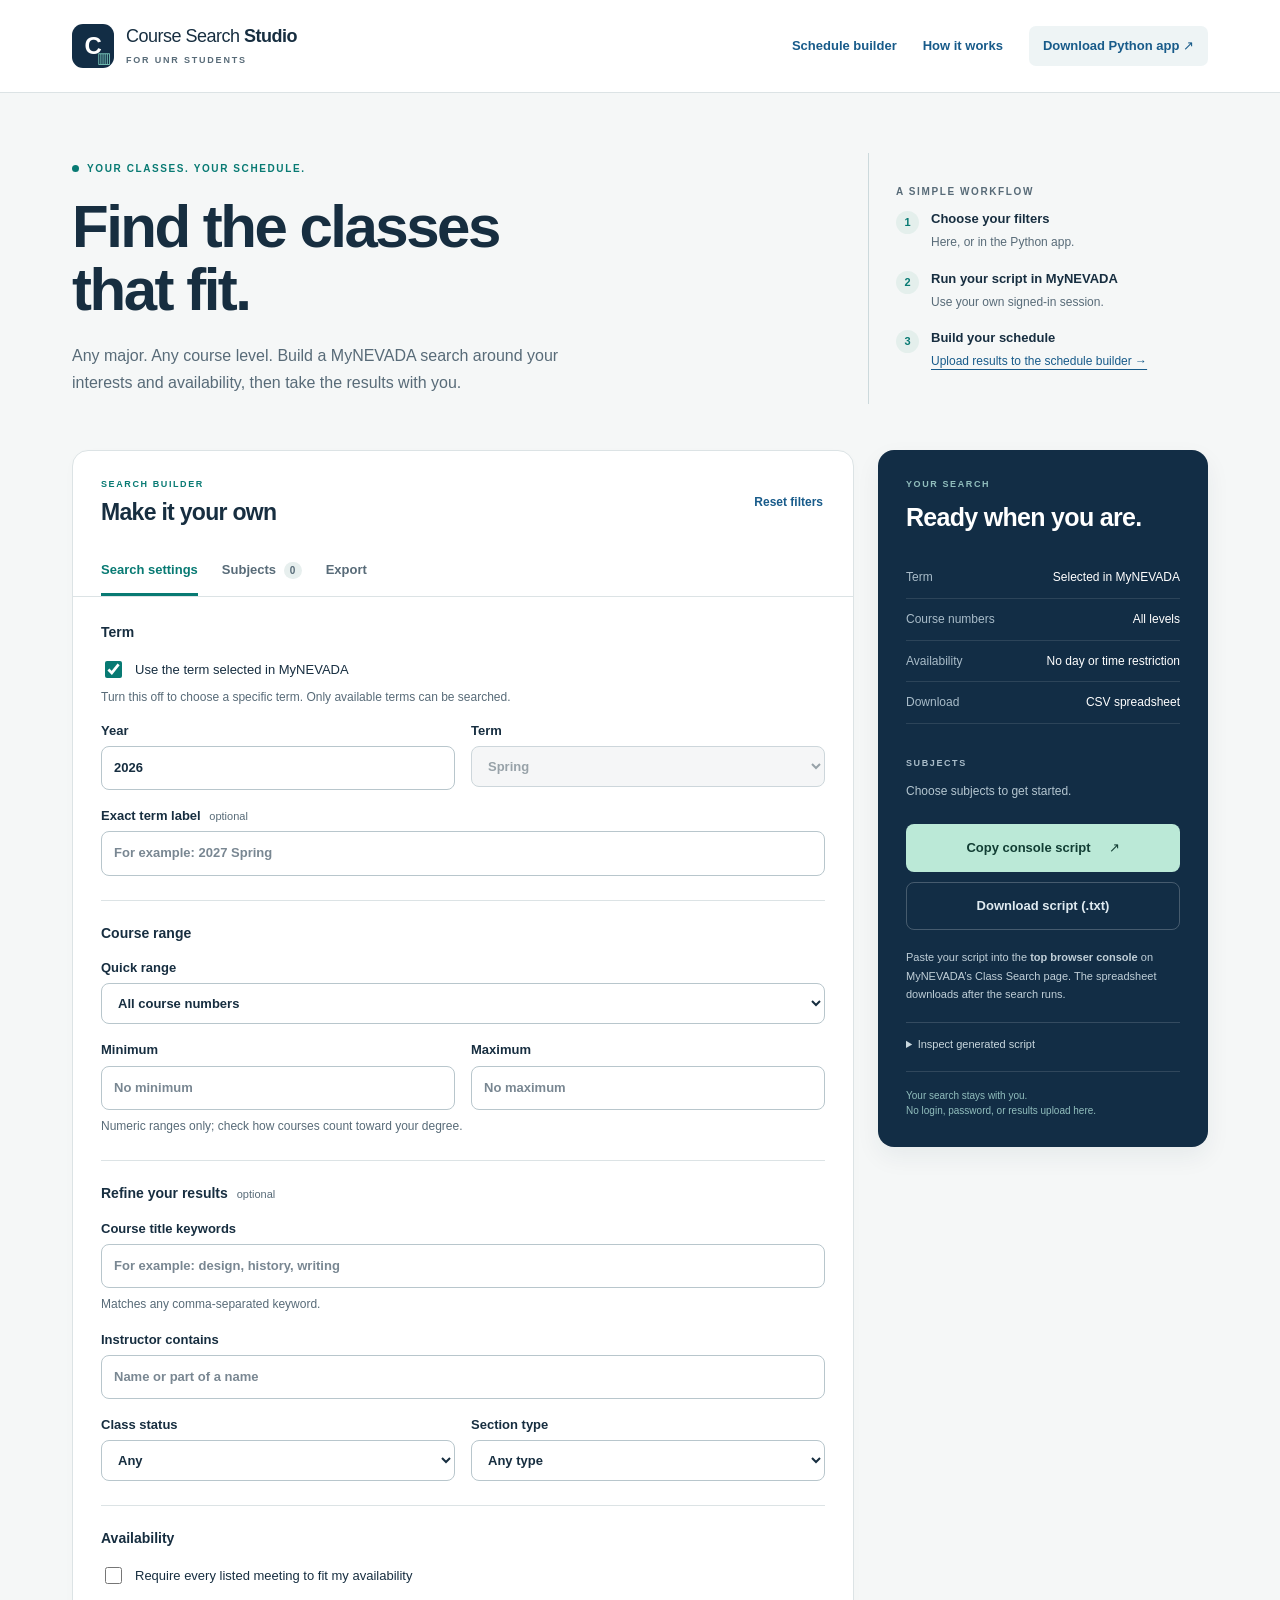
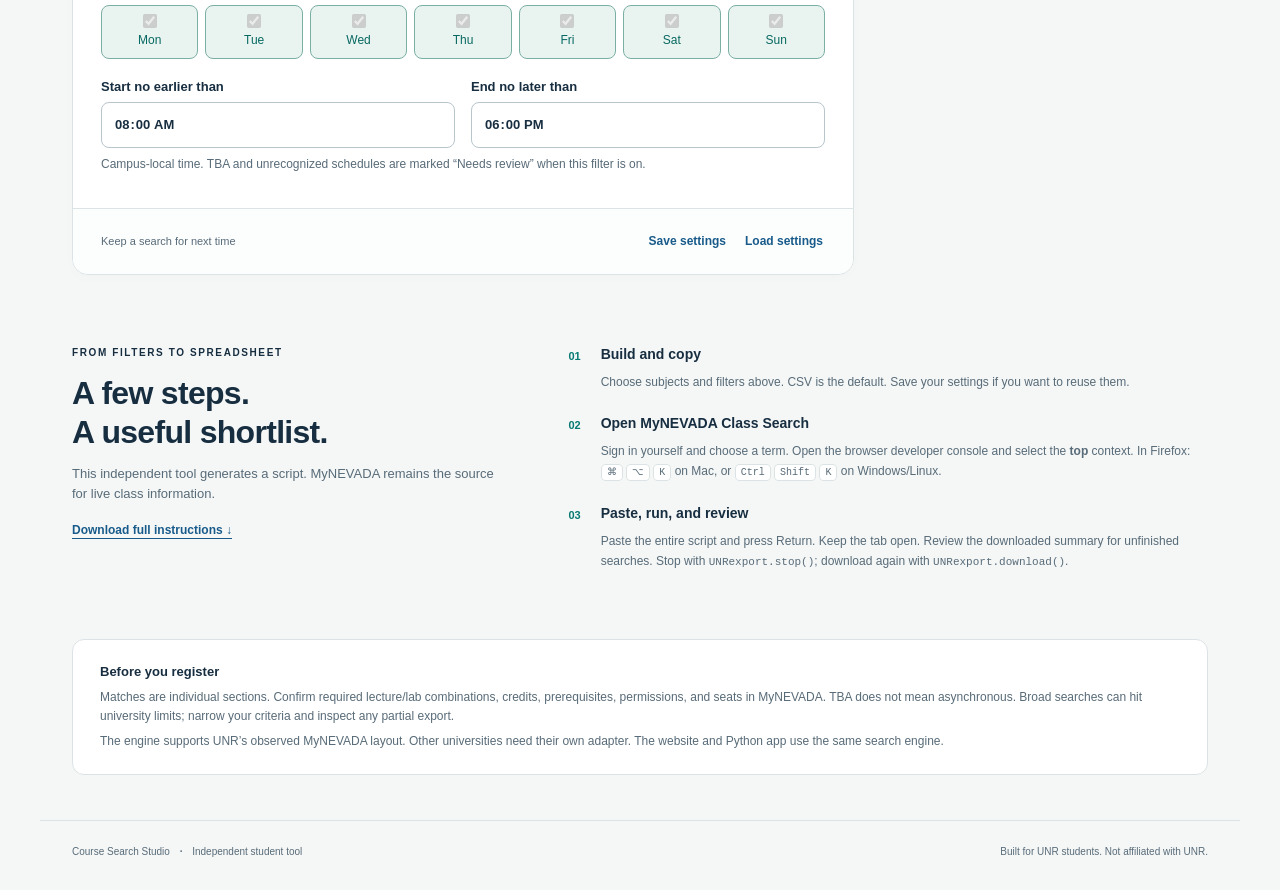
<file: docs/index.html>
<!doctype html>
<html lang="en">
<head>
  <meta charset="utf-8"><meta name="viewport" content="width=device-width, initial-scale=1">
  <title>Course Search Studio · UNR</title>
  <meta name="description" content="Build a custom MyNEVADA search script for any UNR major. Filter courses around your schedule and export a readable CSV.">
  <link rel="stylesheet" href="./assets/styles.css">
  <script defer src="./assets/core.js"></script><script defer src="./assets/app.js"></script>
</head>
<body>
<a class="skip" href="#builder">Skip to search builder</a>
<header class="site-header"><div class="shell header-inner">
  <a class="brand" href="./"><span class="brand-icon" aria-hidden="true">C<span>▥</span></span><span>Course Search <b>Studio</b><small>FOR UNR STUDENTS</small></span></a>
  <nav aria-label="Main navigation"><a href="./schedule.html">Schedule builder</a><a href="#how-it-works">How it works</a><a class="nav-download" href="./downloads/UNR_Course_Script_Builder.py" download>Download Python app <span aria-hidden="true">↗</span></a></nav>
</div></header>
<main class="shell">
  <section class="intro">
    <div><p class="eyebrow"><span class="dot"></span> YOUR CLASSES. YOUR SCHEDULE.</p><h1>Find the classes<br>that fit.</h1><p class="lede">Any major. Any course level. Build a MyNEVADA search around your interests and availability, then take the results with you.</p></div>
    <aside class="intro-note"><span class="small-label">A SIMPLE WORKFLOW</span><ol><li><b>Choose your filters</b><span>Here, or in the Python app.</span></li><li><b>Run your script in MyNEVADA</b><span>Use your own signed-in session.</span></li><li><b>Build your schedule</b><span><a href="./schedule.html">Upload results to the schedule builder →</a></span></li></ol></aside>
  </section>
  <section id="builder" class="workspace" aria-label="Course search builder">
    <div class="editor">
      <div class="editor-heading"><div><p class="small-label">SEARCH BUILDER</p><h2>Make it your own</h2></div><button class="text-button" id="reset" type="button">Reset filters</button></div>
      <div class="tabs" role="tablist" aria-label="Search configuration">
        <button id="tab-search" role="tab" aria-selected="true" aria-controls="panel-search" tabindex="0">Search settings</button>
        <button id="tab-subjects" role="tab" aria-selected="false" aria-controls="panel-subjects" tabindex="-1">Subjects <span class="count" id="subject-badge">0</span></button>
        <button id="tab-export" role="tab" aria-selected="false" aria-controls="panel-export" tabindex="-1">Export</button>
      </div>
      <form id="settings-form" novalidate>
        <section id="panel-search" class="panel" role="tabpanel" aria-labelledby="tab-search">
          <fieldset><legend>Term</legend><label class="check-line"><input id="useCurrentTerm" type="checkbox" checked> Use the term selected in MyNEVADA</label><p class="hint">Turn this off to choose a specific term. Only available terms can be searched.</p>
            <div class="field-row" id="term-fields"><label>Year<input id="year" type="number" min="2000" max="2099" inputmode="numeric"></label><label>Term<select id="season"><option>Spring</option><option>Summer</option><option>Fall</option><option>Winter</option></select></label></div>
            <label class="spaced">Exact term label <span class="optional">optional</span><input id="termOverride" type="text" placeholder="For example: 2027 Spring" maxlength="100"></label>
          </fieldset>
          <fieldset><legend>Course range</legend><label>Quick range<select id="level"><option value="all">All course numbers</option><option value="lower">100–299</option><option value="upper">300–499</option><option value="graduate">600–999</option><option value="custom">Custom range</option></select></label><div class="field-row spaced"><label>Minimum<input id="minimumCourseNumber" inputmode="numeric" placeholder="No minimum"></label><label>Maximum<input id="maximumCourseNumber" inputmode="numeric" placeholder="No maximum"></label></div><p class="hint">Numeric ranges only; check how courses count toward your degree.</p></fieldset>
          <fieldset><legend>Refine your results <span class="optional">optional</span></legend>
            <label>Course title keywords<input id="keywords" placeholder="For example: design, history, writing"><span class="hint">Matches any comma-separated keyword.</span></label>
            <label class="spaced">Instructor contains<input id="instructor" placeholder="Name or part of a name"></label>
            <div class="field-row spaced"><label>Class status<select id="status"><option>Any</option><option>Open</option><option>Closed</option><option>Waitlist</option></select></label><label>Section type<select id="component"><option value="">Any type</option><option value="LEC">Lecture (LEC)</option><option value="LAB">Lab (LAB)</option><option value="DIS">Discussion (DIS)</option><option value="SEM">Seminar (SEM)</option><option value="IND">Independent study (IND)</option><option value="FLD">Field study (FLD)</option><option value="PRA">Practicum (PRA)</option></select></label></div>
          </fieldset>
          <fieldset><legend>Availability</legend><label class="check-line"><input id="filterSchedule" type="checkbox"> Require every listed meeting to fit my availability</label><div id="availability-fields"><div id="days" class="days" aria-label="Allowed meeting days"></div><div class="field-row"><label>Start no earlier than<input id="start" type="time" value="08:00"></label><label>End no later than<input id="end" type="time" value="18:00"></label></div></div><p class="hint">Campus-local time. TBA and unrecognized schedules are marked “Needs review” when this filter is on.</p></fieldset>
        </section>
        <section id="panel-subjects" class="panel" role="tabpanel" aria-labelledby="tab-subjects" hidden>
          <h3>Explore across majors</h3><p class="hint">Choose from common subjects, or enter any other MyNEVADA subject code. This is a starter list, not a list of live offerings.</p>
          <label class="spaced">Find a subject<input id="subject-filter" type="search" placeholder="Search by name or code" autocomplete="off"></label>
          <div class="subject-tools"><button class="text-button" id="select-shown" type="button">Select shown</button><button class="text-button" id="clear-subjects" type="button">Clear selections</button><span id="subject-count" class="hint">0 selected</span></div>
          <div id="subjects" class="subject-grid"></div><p id="no-subjects" class="hint" hidden>No suggestions match. Add the subject code below.</p>
          <label class="spaced">Additional subject codes<input id="customSubjects" placeholder="For example: NURS, ME, MGT" autocapitalize="characters" spellcheck="false"><span class="hint">Separate codes with commas. Confirm any unfamiliar code in MyNEVADA.</span></label>
        </section>
        <section id="panel-export" class="panel" role="tabpanel" aria-labelledby="tab-export" hidden>
          <h3>A spreadsheet you can actually read</h3><p class="hint">Choose the file that downloads automatically when the browser search finishes.</p>
          <div class="format-options">
            <label class="format-card"><input type="radio" name="outputFormat" value="csv" checked><span><b>CSV <em>RECOMMENDED</em></b><small>Open in Excel, Numbers, or Google Sheets.</small></span><strong>.csv</strong></label>
            <label class="format-card"><input type="radio" name="outputFormat" value="json"><span><b>JSON</b><small>Full raw results, exclusions, and search audit.</small></span><strong>.json</strong></label>
            <label class="format-card"><input type="radio" name="outputFormat" value="tsv"><span><b>TSV</b><small>The same readable table, separated by tabs.</small></span><strong>.tsv</strong></label>
          </div>
          <label class="check-line spaced"><input id="includeReview" type="checkbox" checked> Include needs-review sections in CSV / TSV</label><p class="hint">JSON always keeps all collected data, regardless of this setting.</p>
          <div class="info-note"><b>Clear about what matched.</b><p>CSV and TSV begin with a search summary, then one row per meeting. Columns show the course, section, instructor, days, times, room, status, and review notes. Incomplete searches are labeled <strong>PARTIAL</strong>.</p></div>
          <p class="hint">Need another format later? Run <code>UNRexport.downloadJSON()</code>, <code>UNRexport.downloadCSV()</code>, or <code>UNRexport.downloadTSV()</code> in the same browser tab.</p>
        </section>
      </form>
      <div class="editor-footer"><span>Keep a search for next time</span><div><button class="text-button" id="save-settings" type="button">Save settings</button><button class="text-button" id="load-settings" type="button">Load settings</button><input id="settings-file" type="file" accept=".json,application/json" hidden></div></div>
    </div>
    <aside class="summary" aria-label="Your search summary"><p class="small-label">YOUR SEARCH</p><h2>Ready when you are.</h2><dl><div><dt>Term</dt><dd id="summary-term"></dd></div><div><dt>Course numbers</dt><dd id="summary-level"></dd></div><div><dt>Availability</dt><dd id="summary-time"></dd></div><div><dt>Download</dt><dd id="summary-format"></dd></div></dl>
      <div class="selected"><span class="small-label">SUBJECTS</span><div id="selected-subjects"></div></div>
      <button id="copy-script" class="button primary" type="button">Copy console script <span aria-hidden="true">↗</span></button>
      <button id="download-script" class="button secondary" type="button">Download script (.txt)</button>
      <p class="summary-help">Paste your script into the <b>top browser console</b> on MyNEVADA’s Class Search page. The spreadsheet downloads after the search runs.</p>
      <details id="preview-details"><summary>Inspect generated script</summary><label class="sr-only" for="script-preview">Generated JavaScript</label><textarea id="script-preview" readonly spellcheck="false" placeholder="Select subjects, then open this preview."></textarea></details>
      <p id="message" role="status" aria-live="polite"></p>
      <p class="privacy">Your search stays with you.<br>No login, password, or results upload here.</p>
    </aside>
  </section>
  <section id="how-it-works" class="how"><div><p class="small-label">FROM FILTERS TO SPREADSHEET</p><h2>A few steps.<br>A useful shortlist.</h2><p>This independent tool generates a script. MyNEVADA remains the source for live class information.</p><a href="./downloads/INSTRUCTIONS.txt" download>Download full instructions <span aria-hidden="true">↓</span></a></div>
    <div class="how-steps"><article><span>01</span><div><h3>Build and copy</h3><p>Choose subjects and filters above. CSV is the default. Save your settings if you want to reuse them.</p></div></article><article><span>02</span><div><h3>Open MyNEVADA Class Search</h3><p>Sign in yourself and choose a term. Open the browser developer console and select the <b>top</b> context. In Firefox: <kbd>⌘</kbd> <kbd>⌥</kbd> <kbd>K</kbd> on Mac, or <kbd>Ctrl</kbd> <kbd>Shift</kbd> <kbd>K</kbd> on Windows/Linux.</p></div></article><article><span>03</span><div><h3>Paste, run, and review</h3><p>Paste the entire script and press Return. Keep the tab open. Review the downloaded summary for unfinished searches. Stop with <code>UNRexport.stop()</code>; download again with <code>UNRexport.download()</code>.</p></div></article></div>
  </section>
  <section class="limits"><h3>Before you register</h3><p>Matches are individual sections. Confirm required lecture/lab combinations, credits, prerequisites, permissions, and seats in MyNEVADA. TBA does not mean asynchronous. Broad searches can hit university limits; narrow your criteria and inspect any partial export.</p><p>The engine supports UNR’s observed MyNEVADA layout. Other universities need their own adapter. The website and Python app use the same search engine.</p></section>
</main>
<footer class="shell"><span>Course Search Studio <b>·</b> Independent student tool</span><span>Built for UNR students. Not affiliated with UNR.</span></footer>
</body></html>
</file>
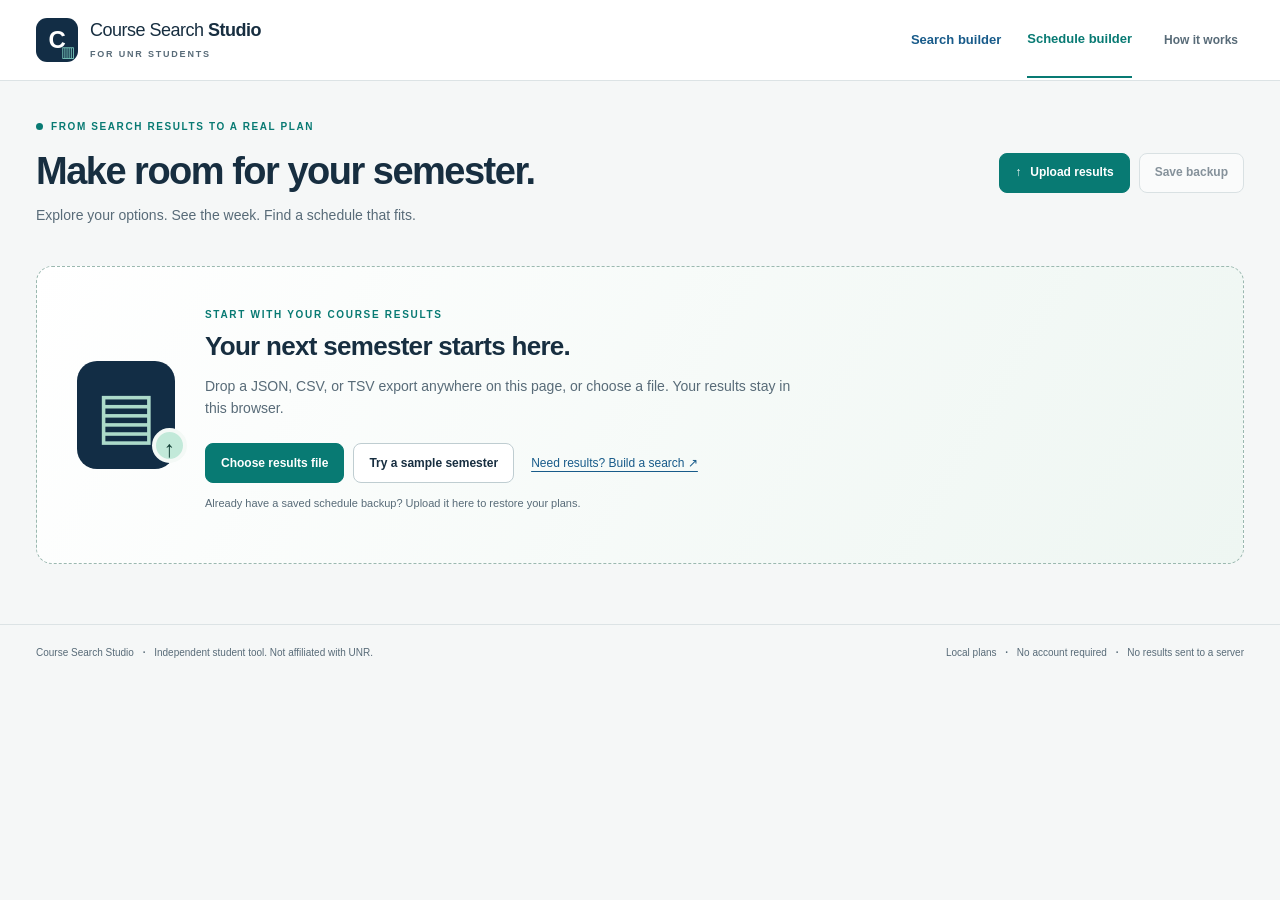
<file: docs/schedule.html>
<!doctype html>
<html lang="en">
<head>
<meta charset="utf-8"><meta name="viewport" content="width=device-width, initial-scale=1">
<title>Schedule Builder · Course Search Studio</title>
<meta name="description" content="Upload MyNEVADA course results, compare sections, check conflicts, and build your UNR class schedule. Private, browser-local planning.">
<link rel="stylesheet" href="./assets/styles.css"><link rel="stylesheet" href="./assets/schedule.css">
<script defer src="./assets/schedule-engine.js"></script><script defer src="./assets/schedule.js"></script>
</head>
<body class="schedule-page">
<a class="skip" href="#planner">Skip to schedule builder</a>
<header class="site-header"><div class="planner-shell header-inner">
<a class="brand" href="./index.html"><span class="brand-icon" aria-hidden="true">C<span>▥</span></span><span>Course Search <b>Studio</b><small>FOR UNR STUDENTS</small></span></a>
<nav aria-label="Main navigation"><a href="./index.html">Search builder</a><a href="./schedule.html" aria-current="page">Schedule builder</a><button class="help-link" id="help-open">How it works</button></nav>
</div></header>
<main class="planner-shell" id="planner">
<section class="planner-intro"><div><p class="eyebrow"><span class="dot"></span> FROM SEARCH RESULTS TO A REAL PLAN</p><h1>Make room for<br class="mobile-break"> your semester.</h1><p>Explore your options. See the week. Find a schedule that fits.</p></div><div class="intro-actions"><button class="btn primary-btn" id="upload-button"><span aria-hidden="true">↑</span> Upload results</button><button class="btn" id="backup-button">Save backup</button><input type="file" id="upload-file" accept=".json,.csv,.tsv" multiple hidden></div></section>
<div id="message" class="notice" role="status" aria-live="polite" hidden></div>
<div id="download-ready" class="notice" hidden></div>
<div id="storage-warning" class="notice danger" role="alert" hidden></div>
<section id="onboarding" class="start-card">
<div class="upload-symbol" aria-hidden="true">▤<span>↑</span></div><div><p class="small-label">START WITH YOUR COURSE RESULTS</p><h2>Your next semester starts here.</h2><p>Drop a JSON, CSV, or TSV export anywhere on this page, or choose a file. Your results stay in this browser.</p><div class="start-actions"><button class="btn primary-btn" id="start-upload">Choose results file</button><button class="btn" id="demo-button">Try a sample semester</button><a href="./index.html">Need results? Build a search ↗</a></div><p class="small-note">Already have a saved schedule backup? Upload it here to restore your plans.</p></div>
</section>
<div id="workspace" hidden>
<section class="plan-bar" aria-label="Schedule management">
<label class="plan-choice">Current plan<select id="plan-select"></select></label><div class="plan-actions"><button class="btn compact" id="new-plan">+ New plan</button><button class="btn compact" id="duplicate-plan">Duplicate</button><button class="btn compact" id="rename-plan">Rename</button><button class="btn compact" id="compare-plans">Compare</button><button class="icon-btn" id="delete-plan" aria-label="Delete current plan" title="Delete current plan">×</button></div>
<span class="saved-state" id="saved-state">Saved in this browser</span>
</section>
<div class="stats" id="stats"></div>
<div class="planner-grid">
<aside class="catalog-panel" aria-label="Course explorer">
<div class="catalog-heading"><div><p class="small-label">COURSE EXPLORER</p><h2>Find your fit</h2></div><button class="text-button" id="reset-filters">Reset</button></div>
<div class="search-wrap"><label class="sr-only" for="query">Search courses, instructors, or class numbers</label><input type="search" id="query" placeholder="Course, keyword, instructor, class #" autocomplete="off"><span aria-hidden="true">⌕</span></div>
<div class="quick-filters"><label>Subject<select id="subject-filter"><option value="">All subjects</option></select></label><label>Course level<select id="level-filter"><option value="">All levels</option><option value="100:299">100–299</option><option value="300:499">300–499</option><option value="600:699">600–699</option><option value="700:799">700–799</option><option value="800:999">800–999</option></select></label></div>
<details class="filter-details"><summary>More filters <span id="filter-count"></span></summary><div class="filter-body">
<label>Instructor<input id="instructor-filter" type="search" placeholder="Name contains…"></label><div class="quick-filters"><label>Status<select id="status-filter"><option value="">Any status</option><option>Open</option><option>Closed</option><option>Waitlist</option><option>Unknown</option></select></label><label>Component<select id="component-filter"><option value="">All types</option></select></label></div>
<label class="check-line"><input type="checkbox" id="hide-research"> Hide research, thesis &amp; independent study</label><label class="check-line"><input type="checkbox" id="known-only"> Only fully timed sections</label>
<label class="check-line"><input type="checkbox" id="availability-on"> Fit all meetings within my availability</label><div id="availability-fields" hidden><div class="day-picker" id="allowed-days"></div><div class="quick-filters"><label>Earliest start<input id="earliest" type="time" value="08:00"></label><label>Latest finish<input id="latest" type="time" value="18:00"></label></div><p class="small-note">Every meeting must fit. Unknown times are excluded while this filter is on.</p></div>
</div></details>
<div class="filter-toggles"><label class="check-line"><input type="checkbox" id="favorites-only"> Starred courses</label><label class="check-line"><input type="checkbox" id="no-conflicts"> Hide time conflicts</label></div>
<button class="btn combinations-button" id="suggest-schedules">Explore starred-course combinations</button>
<div class="results-toolbar"><span id="result-count" aria-live="polite"></span><label><span class="sr-only">Sort results</span><select id="sort-results"><option value="course">Course number</option><option value="title">Course title</option><option value="time">Earliest start</option></select></label></div>
<div id="results" class="results"></div><button class="btn load-more" id="load-more" hidden>Show more sections</button>
</aside>
<section class="schedule-panel" aria-label="Schedule workspace">
<div class="calendar-card">
<div class="calendar-toolbar"><div><p class="small-label" id="calendar-term">YOUR WEEK</p><h2 id="plan-title">Schedule A</h2></div><div class="view-switch" role="group" aria-label="Calendar view"><button data-view="week" aria-pressed="true">Week</button><button data-view="day" aria-pressed="false">Day</button><button data-view="agenda" aria-pressed="false">Agenda</button></div></div>
<div class="week-toolbar"><div class="date-controls"><button class="icon-btn" id="previous-week" aria-label="Previous week">‹</button><label><span class="sr-only">Calendar date</span><input id="calendar-date" type="date"></label><button class="icon-btn" id="next-week" aria-label="Next week">›</button></div><span id="week-label"></span><label class="check-line weekend-toggle"><input type="checkbox" id="show-weekend"> Weekends</label></div>
<div id="calendar-empty" class="calendar-empty" hidden><span aria-hidden="true">＋</span><b>A little possibility. A lot of room.</b><p>Add sections from the explorer to see your week take shape.</p></div>
<div id="calendar-container" class="calendar-scroll"></div>
<div class="calendar-footer"><span>America/Los_Angeles · campus time</span><button class="text-button" id="add-block">+ Add personal time block</button></div>
</div>
<section class="review-card"><div class="section-title"><h2>Schedule check</h2><label class="buffer-label">Time between meetings<select id="buffer"><option value="0">No buffer</option><option value="10">10 minutes</option><option value="15">15 minutes</option><option value="30">30 minutes</option></select></label></div><div id="review"></div></section>
<section class="selected-card"><div class="section-title"><div><p class="small-label">YOUR SELECTIONS</p><h2>Courses in this plan</h2></div><button class="text-button" id="clear-plan">Clear selections</button></div><div id="selected-courses"></div><div id="personal-blocks"></div></section>
<details class="settings-card"><summary>Plan dates &amp; export</summary><div class="settings-body"><p class="small-note">Optional fallback dates for meetings without dates in the export. Existing section dates take priority.</p><div class="quick-filters"><label>Term starts<input id="term-start" type="date"></label><label>Term ends<input id="term-end" type="date"></label></div><div class="export-actions"><button class="btn" id="export-calendar">Download calendar (.ics)</button><button class="btn" id="export-csv">Download plan CSV</button><button class="btn" id="print-plan">Print / save PDF</button></div><p class="small-note">Calendar downloads include recurring meetings and personal blocks with known dates and times. Check university holidays, breaks, and one-off changes before relying on an imported calendar.</p></div></details>
</section>
</div>
<details class="import-details"><summary>Imported files &amp; coverage <span id="import-count"></span></summary><div id="import-info"></div><p>These are snapshots, not live registration data. Verify seats, credits, prerequisites, permissions, and required component pairings in MyNEVADA. TBA does not necessarily mean online or asynchronous.</p></details>
</div>
</main>
<footer class="planner-shell planner-footer"><span>Course Search Studio <b>·</b> Independent student tool. Not affiliated with UNR.</span><span>Local plans <b>·</b> No account required <b>·</b> No results sent to a server</span></footer>
<div class="drop-overlay" id="drop-overlay" hidden><div><span aria-hidden="true">↑</span><h2>Drop your results here</h2><p>JSON, CSV, TSV, or a saved schedule backup</p></div></div>
<dialog id="modal"><form method="dialog" class="modal-top"><h2 id="modal-title"></h2><button class="icon-btn" aria-label="Close dialog">×</button></form><div id="modal-body"></div></dialog>
<noscript><p class="notice danger">Enable JavaScript to import courses and build a schedule.</p></noscript>
</body></html>
</file>
<file: docs/assets/styles.css>
:root{--navy:#122d45;--ink:#172e40;--muted:#586b78;--line:#dce3e5;--blue:#185b8a;--accent:#087a73;--paper:#f5f7f7;--white:#fff;--radius:16px;font-family:Inter,-apple-system,BlinkMacSystemFont,"Segoe UI",sans-serif;color:var(--ink);background:var(--paper);font-synthesis:none}*{box-sizing:border-box}body{margin:0;font-size:15px;line-height:1.55}button,input,select,textarea{font:inherit}button,a,input,select,summary{touch-action:manipulation}button{cursor:pointer}a{color:var(--blue);text-underline-offset:4px}button:focus-visible,a:focus-visible,input:focus-visible,select:focus-visible,textarea:focus-visible,summary:focus-visible{outline:3px solid #d9a63a;outline-offset:3px}button,input,select,textarea{border-radius:8px}input[type=checkbox],input[type=radio]{accent-color:var(--accent);width:17px;height:17px;flex-shrink:0}input:not([type=checkbox]):not([type=radio]),select,textarea{width:100%;border:1px solid #b8c6cc;background:#fff;color:var(--ink);padding:11px 12px;min-width:0}input:disabled,select:disabled{background:#f1f3f4;color:#6d7c85}input::placeholder,textarea::placeholder{color:#798792}label{display:block;font-size:13px;font-weight:600}label input:not([type=checkbox]):not([type=radio]),label select{display:block;margin-top:5px}.shell{max-width:1200px;margin:auto;padding:0 32px}.site-header{background:white;border-bottom:1px solid var(--line)}.header-inner{min-height:92px;display:flex;justify-content:space-between;align-items:center;gap:20px}.brand{display:flex;align-items:center;gap:12px;color:var(--ink);text-decoration:none;font-size:18px;letter-spacing:-.5px;line-height:1.2}.brand small{display:block;font-size:9px;font-weight:700;letter-spacing:1.8px;color:var(--muted);margin-top:7px}.brand-icon{display:grid;place-content:center;background:var(--navy);color:white;width:42px;height:44px;border-radius:11px;font-weight:800;font-size:24px;position:relative}.brand-icon span{position:absolute;bottom:1px;right:4px;font-size:15px;color:#81d4c5}.header-inner nav{display:flex;align-items:center;gap:26px;font-size:13px;font-weight:600}.header-inner nav a{text-decoration:none}.nav-download{background:#eef4f5;padding:10px 14px;border-radius:7px}.intro{display:grid;grid-template-columns:1fr 340px;align-items:center;gap:80px;padding:60px 0 46px}.eyebrow,.small-label{font-size:10px;letter-spacing:1.6px;font-weight:800;margin:0 0 14px}.eyebrow{color:var(--accent);display:flex;align-items:center;gap:8px}.dot{width:7px;height:7px;background:var(--accent);border-radius:50%}h1{font-size:clamp(38px,4.7vw,60px);line-height:1.06;letter-spacing:-2.5px;margin:18px 0 20px;font-weight:750}h2{font-size:23px;line-height:1.2;letter-spacing:-.7px;margin:0}h3{font-size:16px;line-height:1.35;margin:0 0 8px}.lede{max-width:530px;color:var(--muted);font-size:16px;line-height:1.7;margin:0}.intro-note{padding:25px 27px;border-left:1px solid #ccd9dc}.intro-note .small-label{color:var(--muted)}.intro-note ol{list-style:none;padding:0;margin:0;counter-reset:steps}.intro-note li{position:relative;padding:8px 0 8px 35px;counter-increment:steps}.intro-note li:before{content:counter(steps);position:absolute;left:0;top:10px;background:#e4efec;width:23px;height:23px;border-radius:50%;display:grid;place-items:center;color:var(--accent);font-size:11px;font-weight:800}.intro-note b{font-size:13px;display:block}.intro-note li span{font-size:12px;color:var(--muted)}.workspace{display:grid;grid-template-columns:minmax(0,1fr) 330px;gap:24px;align-items:start;scroll-margin-top:20px}.editor{background:white;border:1px solid var(--line);border-radius:var(--radius);overflow:hidden;box-shadow:0 3px 14px #12304904}.editor-heading{display:flex;justify-content:space-between;align-items:center;padding:27px 28px 20px}.editor-heading .small-label{color:var(--accent);font-size:9px;margin-bottom:7px}.text-button{border:0;background:transparent;color:var(--blue);padding:7px 2px;font-size:12px;font-weight:650}.text-button:hover{text-decoration:underline}.tabs{display:flex;padding:0 28px;border-bottom:1px solid var(--line);gap:24px}.tabs button{background:none;border:0;border-bottom:3px solid transparent;border-radius:0;padding:13px 0;color:var(--muted);font-weight:600;font-size:13px;white-space:nowrap}.tabs button[aria-selected=true]{border-color:var(--accent);color:var(--accent)}.count{display:inline-flex;background:#e7efee;border-radius:10px;min-width:18px;justify-content:center;font-size:10px;padding:1px 5px;margin-left:4px}.panel{padding:25px 28px 10px}.panel[hidden]{display:none}fieldset{border:0;border-bottom:1px solid var(--line);padding:0 0 24px;margin:0 0 22px;min-width:0}fieldset:last-child{border-bottom:0;margin-bottom:0}legend{font-size:14px;font-weight:750;margin-bottom:14px;padding:0}.check-line{display:flex;align-items:center;gap:10px;font-size:13px;font-weight:500;line-height:1.5}.hint{display:block;font-size:12px;font-weight:400;line-height:1.6;color:var(--muted);margin:7px 0 0}.optional{font-size:11px;font-weight:400;color:var(--muted);margin-left:5px}.field-row{display:grid;grid-template-columns:1fr 1fr;gap:16px;margin-top:14px}.spaced{margin-top:16px}.days{display:flex;gap:7px;margin:18px 0}.days label{cursor:pointer;border:1px solid var(--line);border-radius:8px;flex:1;text-align:center;padding:8px 2px;font-size:12px;font-weight:500}.days label:has(input:checked){background:#e9f3f0;color:#076961;border-color:#7bafa4}.days input{display:block;width:14px;height:14px;margin:0 auto 3px}.subject-tools{display:flex;gap:18px;align-items:center;margin:10px 0}.subject-tools .hint{margin-left:auto;margin-top:0}.subject-grid{display:grid;grid-template-columns:1fr 1fr;gap:8px;max-height:440px;overflow-y:auto;padding:3px}.subject-item{display:flex;gap:8px;align-items:center;border:1px solid var(--line);border-radius:8px;padding:10px;font-weight:400;cursor:pointer;line-height:1.35}.subject-item:has(input:checked){background:#eef6f3;border-color:#7bafa4}.subject-item strong{display:block;font-size:12px}.subject-item small{display:block;font-size:11px;color:var(--muted);margin-top:2px}.editor-footer{display:flex;align-items:center;justify-content:space-between;padding:16px 28px;border-top:1px solid var(--line);background:#fcfdfd;gap:8px;font-size:11px;color:var(--muted)}.editor-footer div{display:flex;gap:15px}.summary{background:var(--navy);color:white;border-radius:var(--radius);padding:28px;position:sticky;top:20px;box-shadow:0 10px 24px #122d4510}.summary>.small-label{color:#91bebd;font-size:9px;margin-bottom:10px}.summary h2{font-size:25px}.summary dl{margin:25px 0}.summary dl div{display:flex;justify-content:space-between;gap:14px;border-bottom:1px solid #ffffff1c;padding:11px 0;font-size:12px}.summary dt{color:#a9bcc9;flex-shrink:0}.summary dd{margin:0;text-align:right;font-weight:500;overflow-wrap:anywhere}.selected>.small-label{font-size:9px;color:#a9bcc9}.selected{margin-bottom:23px}#selected-subjects{display:flex;flex-wrap:wrap;gap:6px;margin-top:10px;max-height:135px;overflow-y:auto}#selected-subjects span{background:#ffffff14;border:1px solid #ffffff1c;font-size:10px;border-radius:5px;padding:4px 7px}#selected-subjects p{font-size:12px;color:#b4c6d0;margin:0}.button{display:flex;justify-content:center;align-items:center;gap:18px;text-decoration:none;width:100%;font-size:13px;font-weight:650;padding:13px;border:1px solid transparent}.primary{background:#bbe9d7;color:#123e34}.primary:hover{background:#d1f1e4}.secondary{background:transparent;color:#e0ebf1;border-color:#ffffff38;margin-top:10px}.secondary:hover{background:#ffffff0c}.summary-help{font-size:11px;color:#c0cfd8;line-height:1.7;margin:18px 0}.summary details{border-top:1px solid #ffffff25;padding-top:13px}.summary details summary{font-size:11px;color:#c9d7de;cursor:pointer}.summary textarea{font-family:ui-monospace,monospace;font-size:10px;height:180px;margin-top:12px;resize:vertical;background:#0d2234;color:#e3edf0;border-color:#355162;white-space:pre}.privacy{font-size:10px;color:#91bebd;border-top:1px solid #ffffff20;padding-top:16px;margin:18px 0 0}.summary #message{font-size:12px;margin:12px 0 0;color:#c6eddc;overflow-wrap:anywhere}.summary #message.error{color:#ffd0b5}.format-options{display:grid;gap:10px;margin-top:20px}.format-card{display:flex;align-items:center;gap:12px;border:1px solid var(--line);border-radius:9px;padding:17px 14px;cursor:pointer}.format-card:has(input:checked){border-color:#71a99c;background:#f0f7f4}.format-card b{font-size:13px}.format-card small{display:block;color:var(--muted);font-weight:400;font-size:11px;margin-top:3px}.format-card>strong{margin-left:auto;color:var(--muted);font-family:ui-monospace,monospace;font-size:12px}.format-card em{font-size:8px;font-style:normal;font-weight:750;letter-spacing:.5px;color:var(--accent);margin-left:7px}.info-note{border-left:3px solid #72a99c;background:#f0f6f4;padding:16px;margin:24px 0;font-size:12px}.info-note p{margin:5px 0 0;color:var(--muted)}code{font-size:11px;overflow-wrap:anywhere}kbd{font-size:10px;border:1px solid var(--line);background:white;padding:2px 5px;border-radius:4px;white-space:nowrap}.how{display:grid;grid-template-columns:1fr 1.5fr;gap:70px;padding:70px 0 45px;scroll-margin-top:25px}.how>.small-label{color:var(--accent)}.how h2{font-size:32px}.how>div>p:not(.small-label){color:var(--muted);font-size:13px}.how a{font-size:12px;font-weight:600}.how-steps article{display:flex;gap:20px;padding:0 0 22px}.how-steps article>span{font-size:11px;color:var(--accent);font-weight:700;padding-top:3px}.how-steps h3{font-size:14px}.how-steps p{font-size:12px;color:var(--muted);margin:5px 0 0;line-height:1.7}.limits{border:1px solid var(--line);border-radius:12px;background:#fff;padding:23px 27px;margin-bottom:45px}.limits h3{font-size:13px}.limits p{font-size:12px;color:var(--muted);margin:7px 0 0}footer.shell{border-top:1px solid var(--line);padding-top:23px;padding-bottom:30px;display:flex;justify-content:space-between;gap:20px;font-size:10px;color:var(--muted)}footer b{padding:0 7px}.skip{position:absolute;left:10px;top:-100px;background:white;padding:10px;z-index:10}.skip:focus{top:10px}.sr-only{position:absolute;width:1px;height:1px;overflow:hidden;clip-path:inset(50%)}@media(max-width:950px){.shell{padding-left:22px;padding-right:22px}.intro{gap:30px;grid-template-columns:1fr 300px}.workspace{grid-template-columns:minmax(0,1fr) 290px;gap:16px}.summary{padding:22px}.tabs{gap:15px;padding:0 20px}.panel{padding:22px 20px}.editor-heading{padding:23px 20px}.subject-grid{grid-template-columns:1fr}.how{gap:35px}.editor-footer{padding:14px 20px;flex-wrap:wrap}}@media(max-width:730px){.header-inner{min-height:78px}.brand{font-size:15px}.brand-icon{width:35px;height:38px}.header-inner nav{gap:10px}.header-inner nav>a:first-child{display:none}.nav-download{font-size:10px;padding:9px}.intro{grid-template-columns:1fr;padding:36px 0 30px;gap:24px}.intro h1{font-size:45px}.intro-note{display:none}.lede{font-size:14px}.workspace{grid-template-columns:1fr}.summary{position:static}.summary dl{margin:15px 0}.summary dl div{font-size:13px}.summary-help,.privacy{font-size:12px}.how{grid-template-columns:1fr;padding-top:45px;gap:28px}.how h2 br{display:none}.subject-grid{grid-template-columns:1fr 1fr}.editor-footer{font-size:10px}.tabs button{font-size:12px}.how-steps p{font-size:13px}footer.shell{flex-direction:column;gap:7px}.days{gap:4px}.days label{font-size:11px}.format-card{padding:13px 10px}.format-card em{display:block;margin-left:0;margin-top:3px}}@media(prefers-reduced-motion:no-preference){html{scroll-behavior:smooth}button,a{transition:background-color .15s,color .15s}}@media(max-width:380px){.shell{padding-left:14px;padding-right:14px}.subject-grid{grid-template-columns:1fr}.tabs{gap:12px}.brand small{font-size:8px}}

[hidden]{display:none!important}

@media(max-width:730px){body:not(.schedule-page) .header-inner{flex-wrap:wrap;padding-top:14px;padding-bottom:14px;gap:14px}body:not(.schedule-page) .header-inner nav>a[href="./schedule.html"]{display:inline-block;font-size:12px}body:not(.schedule-page) .header-inner nav>a[href="#how-it-works"]{display:none}}
</file>
<file: docs/assets/schedule.css>
/* Schedule Builder extends the existing Course Search Studio design. */
.planner-shell{max-width:1580px;margin:auto;padding:0 36px}.schedule-page .header-inner{min-height:80px}.schedule-page .header-inner nav>a{display:inline-block;font-size:13px}.schedule-page nav a[aria-current]{color:var(--accent);font-weight:700;border-bottom:2px solid var(--accent);padding:27px 0}.help-link{background:none;border:0;color:var(--muted);font-size:12px}.planner-intro{display:flex;align-items:center;justify-content:space-between;gap:28px;padding:38px 0 28px}.planner-intro h1{font-size:38px;letter-spacing:-1.5px;line-height:1.16;margin:8px 0 12px}.planner-intro p:not(.eyebrow){color:var(--muted);font-size:14px;margin:0}.mobile-break{display:none}.intro-actions,.start-actions,.plan-actions,.export-actions{display:flex;align-items:center;gap:9px;flex-wrap:wrap}.btn{display:inline-flex;align-items:center;justify-content:center;gap:9px;border:1px solid #bfcdd1;background:white;color:var(--ink);padding:10px 15px;font-size:12px;font-weight:650;line-height:1.4;min-height:40px;text-decoration:none}.btn:hover{background:#edf4f2;border-color:#80a89f}.btn.primary-btn{background:var(--accent);border-color:var(--accent);color:white}.btn.primary-btn:hover{background:#07615b}.btn:disabled{opacity:.5;cursor:default}.compact{padding:7px 11px;min-height:33px;font-size:11px}.icon-btn{border:1px solid var(--line);background:white;min-width:32px;min-height:32px;font-size:20px;color:var(--muted);line-height:1}.icon-btn:hover{background:#eef4f2;color:var(--ink)}.notice{padding:13px 18px;border:1px solid #96c7b9;border-radius:9px;background:#eaf6f0;margin-bottom:16px;font-size:13px;overflow-wrap:anywhere}.notice.danger{background:#fff0e9;border-color:#dfad96;color:#743515}.start-card{display:flex;gap:30px;align-items:center;min-height:280px;padding:40px;border:1px dashed #9bb8b0;border-radius:16px;background:linear-gradient(120deg,#fff,#eef6f2);margin:12px 0 60px}.start-card h2{font-size:26px;letter-spacing:-.7px;margin:8px 0}.start-card p{font-size:14px;color:var(--muted);max-width:610px}.start-card .small-label{font-size:10px;color:var(--accent)}.start-actions{margin-top:24px}.start-actions a{font-size:12px;margin-left:8px}.upload-symbol{background:var(--navy);color:#acdaca;border-radius:20px;width:98px;height:108px;display:grid;place-items:center;font-size:64px;position:relative;flex-shrink:0}.upload-symbol span{position:absolute;right:-12px;bottom:6px;border-radius:50%;width:35px;height:35px;font-size:23px;background:#c2e9d9;color:#123e34;display:grid;place-items:center;border:4px solid #f4f9f6}.small-note{font-size:11px!important;color:var(--muted);font-weight:400;line-height:1.65}.plan-bar{display:flex;align-items:flex-end;gap:18px;padding:16px 20px;background:white;border:1px solid var(--line);border-radius:12px}.plan-choice{font-size:10px;letter-spacing:.6px;text-transform:uppercase;min-width:220px}.plan-choice select{font-size:13px;font-weight:650;letter-spacing:0;text-transform:none;padding:8px 10px}.plan-actions{padding-bottom:1px}.saved-state{margin-left:auto;color:var(--accent);font-size:10px;align-self:center}.stats{display:grid;grid-template-columns:repeat(4,1fr);margin:17px 0 22px;gap:14px}.stat{padding:15px 20px;border:1px solid var(--line);border-radius:11px;background:white;display:flex;align-items:center;gap:12px}.stat strong{font-size:26px;letter-spacing:-1px}.stat span{display:block;color:var(--muted);font-size:11px;line-height:1.45}.stat.bad{background:#fff6ef;border-color:#e5b99c}.stat.good strong{color:var(--accent)}.planner-grid{display:grid;grid-template-columns:365px minmax(0,1fr);gap:22px;align-items:start}.catalog-panel{background:white;border:1px solid var(--line);border-radius:13px;padding:21px 19px}.catalog-heading{display:flex;justify-content:space-between;align-items:center;margin-bottom:18px}.small-label{font-size:9px;letter-spacing:1.7px;color:var(--muted);margin:0 0 5px}.catalog-heading h2,.section-title h2{font-size:19px;letter-spacing:-.4px;margin:0}.text-button{font-size:11px}.search-wrap{position:relative}.search-wrap input{padding:11px 29px 11px 12px!important;font-size:12px}.search-wrap>span{position:absolute;right:11px;top:5px;font-size:24px;color:#6e817c}.quick-filters{display:grid;grid-template-columns:1fr 1fr;gap:11px;margin:13px 0}.quick-filters label,.filter-body>label{font-size:11px}.quick-filters select,.quick-filters input,.filter-body>label input:not([type=checkbox]){padding:8px 9px!important;font-size:12px}.filter-details{border-top:1px solid var(--line);border-bottom:1px solid var(--line);margin-top:17px;padding:12px 0}.filter-details summary,.settings-card summary,.import-details summary{font-size:12px;cursor:pointer;font-weight:650}.filter-details summary span{color:var(--accent);font-size:10px}.filter-body{padding-top:13px}.filter-body .check-line{margin:12px 0;font-size:11px}.filter-toggles{display:flex;flex-wrap:wrap;gap:8px 15px;margin:16px 0}.filter-toggles .check-line{font-size:11px}.day-picker{display:flex;gap:4px}.day-picker label{flex:1;text-align:center;border:1px solid var(--line);border-radius:5px;padding:6px 2px;font-size:10px}.day-picker input{display:block;margin:0 auto 4px;width:14px;height:14px}.day-picker label:has(input:checked){background:#edf6f2;color:var(--accent);border-color:#98b9af}.results-toolbar{display:flex;justify-content:space-between;gap:10px;align-items:center;border-top:1px solid var(--line);padding-top:16px}.results-toolbar span{font-size:11px;color:var(--muted)}.results-toolbar select{padding:4px 6px;font-size:11px;border-color:transparent}.results{display:grid;gap:10px;margin-top:12px;max-height:900px;overflow:auto;padding:2px}.course-result{border:1px solid var(--line);border-radius:9px;overflow:hidden;background:#fff}.course-result.chosen{border-color:#5c9e89;background:#f3f9f6}.course-result.conflicting{border-left:3px solid #b95f36}.result-main{padding:12px}.result-top{display:flex;justify-content:space-between;align-items:center;gap:8px}.course-code{font-size:11px;letter-spacing:.4px;font-weight:750}.star-btn{background:none;border:none;font-size:20px;line-height:1;color:#778a83;padding:0 4px}.star-btn[aria-pressed=true]{color:#9a6906}.course-result h3{font-size:13px;line-height:1.45;margin:4px 0 8px;font-weight:650}.tag-row{display:flex;flex-wrap:wrap;gap:4px;margin-bottom:8px}.tag{display:inline-block;font-size:9px;border:1px solid #dde4e4;background:#f6f8f8;color:#50636c;border-radius:4px;padding:1px 5px;white-space:nowrap}.tag.open{color:#227655;background:#eaf5ed;border-color:#c6dfce}.tag.closed,.tag.conflict{color:#9c4426;background:#fff0e8;border-color:#eed1c0}.tag.unknown{color:#86651d;background:#faf5df;border-color:#e5dbb6}.meeting-line{font-size:11px;color:var(--muted);line-height:1.6;margin:3px 0}.meeting-line b{color:var(--ink);font-weight:600}.result-bottom{display:flex;justify-content:space-between;align-items:center;padding:8px 12px;border-top:1px solid #e5ebea;background:#fbfcfc}.result-bottom .text-button{font-size:10px}.add-btn{border:0;border-radius:5px;background:#e6f2ec;color:#24694f;font-size:11px;padding:6px 10px;font-weight:650}.add-btn.selected{background:var(--accent);color:white}.load-more{width:100%;margin-top:12px}.no-results{padding:28px 12px;text-align:center;color:var(--muted);font-size:12px}.schedule-panel{display:grid;gap:18px;min-width:0}.calendar-card,.review-card,.selected-card,.settings-card{border:1px solid var(--line);border-radius:13px;background:white;overflow:hidden}.calendar-toolbar{display:flex;justify-content:space-between;align-items:center;gap:15px;padding:22px 24px 16px}.calendar-toolbar h2{font-size:23px;letter-spacing:-.7px;margin:0}.view-switch{display:flex;padding:3px;background:#edf2f1;border-radius:7px}.view-switch button{border:0;background:none;padding:6px 12px;font-size:11px;color:var(--muted);border-radius:5px}.view-switch button[aria-pressed=true]{background:white;color:var(--ink);font-weight:700;box-shadow:0 1px 3px #1b3b2c15}.week-toolbar{border-top:1px solid var(--line);padding:12px 20px;display:flex;align-items:center;gap:13px}.date-controls{display:flex;align-items:center;gap:4px}.date-controls input{padding:5px 7px!important;font-size:11px;width:126px!important}.week-toolbar>span{font-size:11px;font-weight:600;color:var(--muted)}.weekend-toggle{margin-left:auto;font-size:10px;white-space:nowrap}.calendar-scroll{overflow:auto;max-height:670px;border-top:1px solid var(--line)}.week-grid{display:grid;grid-template-columns:48px repeat(var(--days),minmax(95px,1fr));min-width:calc(48px + var(--days)*95px);position:relative}.day-header{padding:9px 0;text-align:center;background:#f9fbfa;border-bottom:1px solid var(--line);font-size:10px;color:var(--muted);position:sticky;top:0;z-index:4}.day-header b{font-size:14px;color:var(--ink);margin-left:5px}.time-column{position:relative;background:#fcfdfc}.time-label{position:absolute;right:7px;font-size:9px;color:#81918f;transform:translateY(-7px)}.day-column{position:relative;border-left:1px solid #e6ece9;background:repeating-linear-gradient(to bottom,transparent 0,transparent 27px,#eff3f1 27px,#eff3f1 28px,transparent 28px,transparent 55px,#e2e9e6 55px,#e2e9e6 56px)}.calendar-event{position:absolute;overflow:hidden;border:1px solid color-mix(in srgb,var(--event-color) 42%,white);border-left:3px solid var(--event-color);background:color-mix(in srgb,var(--event-color) 11%,white);color:#203c3e;border-radius:5px;padding:5px 6px;text-align:left;line-height:1.25;font-size:9px;min-height:20px;cursor:pointer}.calendar-event:hover{filter:brightness(.96);z-index:3}.calendar-event b{display:block;font-size:11px;font-weight:750}.calendar-event span{display:block;margin-top:3px}.calendar-event .event-room{opacity:.8}.calendar-event.conflict-event{border-color:#bc6946;border-left-color:#a84a2b;background:repeating-linear-gradient(135deg,#fff1e9,#fff1e9 8px,#ffe9dc 8px,#ffe9dc 16px)}.calendar-event.personal{border-style:dashed;background:#edf0f4;color:#526474}.calendar-empty{padding:27px 20px 25px;text-align:center;background:#f9fcfa;color:var(--muted);font-size:12px;border-top:1px solid var(--line)}.calendar-empty>span{display:block;margin:0 auto 8px;color:#79aa9d;font-size:24px}.calendar-empty>b{display:block;color:var(--ink);font-size:14px}.calendar-empty p{margin:5px 0 0}.calendar-footer{padding:12px 20px;display:flex;justify-content:space-between;gap:12px;font-size:10px;color:var(--muted);border-top:1px solid var(--line)}.section-title{display:flex;justify-content:space-between;gap:12px;align-items:center;padding:18px 21px 12px}.buffer-label{display:flex;align-items:center;gap:8px;font-size:10px;font-weight:400;color:var(--muted)}.buffer-label select{width:auto;padding:5px;font-size:10px;margin:0}.review-card #review{padding:0 21px 18px}.review-row{font-size:11px;line-height:1.6;padding:7px 10px;border-radius:5px;margin:5px 0;background:#f2f6f4;border-left:3px solid #7da99a}.review-row.warn{background:#fff7eb;border-color:#d6a051;color:#785318}.review-row.bad{background:#fff0e9;border-color:#bd7659;color:#8a4025}.review-row a{color:inherit}.selected-course{padding:15px 21px;border-top:1px solid var(--line)}.selected-heading{display:flex;align-items:flex-start;justify-content:space-between;gap:15px}.selected-heading h3{font-size:13px;margin:0}.selected-heading h3 i{display:inline-block;width:8px;height:8px;border-radius:50%;margin-right:8px}.selected-heading p{font-size:11px;color:var(--muted);margin:3px 0 10px}.course-credit{font-size:11px;white-space:nowrap;padding:3px 7px;background:#edf4f1;border-radius:5px}.selected-section{display:flex;align-items:center;justify-content:space-between;gap:8px;font-size:11px;padding:5px 0;color:var(--muted)}.remove-btn{font-size:10px;color:#8d5542;background:none;border:0;text-decoration:underline;text-underline-offset:3px;padding:4px}.selected-tools{display:flex;align-items:center;gap:16px;margin-top:9px}.selected-tools button{font-size:10px}.selection-notes{font-size:11px;color:var(--muted);white-space:pre-wrap;overflow-wrap:anywhere;margin:8px 0 0}.block-row{padding:12px 21px;border-top:1px solid var(--line);font-size:11px;display:flex;align-items:center;justify-content:space-between;gap:10px;background:#fafbfc}.settings-card summary{padding:17px 21px}.settings-body{padding:0 21px 18px}.export-actions{margin-top:17px}.export-actions .btn{font-size:11px}.import-details{margin:23px 0 30px;padding:17px 20px;border:1px solid var(--line);border-radius:10px;background:white}.import-details>p{font-size:11px;color:var(--muted)}.import-file{padding:12px 0;border-bottom:1px solid var(--line);font-size:11px;overflow-wrap:anywhere}.import-file p{margin:5px 0;color:var(--muted)}.import-file ul{padding-left:18px}.planner-footer{display:flex;justify-content:space-between;gap:20px;font-size:10px;color:var(--muted);padding-top:20px;padding-bottom:28px;border-top:1px solid var(--line)}.planner-footer b{padding:0 6px}.drop-overlay{position:fixed;inset:0;background:#102c43df;z-index:100;display:grid;place-items:center;color:white;pointer-events:none;text-align:center}.drop-overlay>div{padding:50px;border:2px dashed #a0d7c4;border-radius:20px}.drop-overlay span{font-size:60px;color:#a0d7c4}dialog{border:1px solid var(--line);border-radius:14px;box-shadow:0 15px 80px #102b4350;color:var(--ink);max-width:700px;width:calc(100% - 32px);padding:0;max-height:90vh}dialog::backdrop{background:#142e4266}.modal-top{position:sticky;top:0;background:white;z-index:2;padding:20px 23px;border-bottom:1px solid var(--line);display:flex;align-items:center;justify-content:space-between;gap:15px}.modal-top h2{font-size:19px;margin:0}.modal-top button{border:0}#modal-body{padding:22px 24px;font-size:13px}#modal-body label{margin:12px 0;font-size:12px}#modal-body .check-line{font-size:12px}#modal-body textarea{min-height:90px;resize:vertical}.modal-actions{display:flex;justify-content:flex-end;gap:8px;margin-top:22px}.detail-list{display:grid;grid-template-columns:120px 1fr;font-size:12px;gap:8px}.detail-list dt{color:var(--muted)}.detail-list dd{margin:0;overflow-wrap:anywhere}.detail-meeting{background:#f4f7f5;padding:12px;margin:10px 0;border-radius:6px;font-size:12px}.detail-meeting p{margin:3px 0}.compare-scroll{overflow:auto}.compare-table{border-collapse:collapse;font-size:12px;width:100%;min-width:480px}.compare-table th,.compare-table td{padding:10px;border-bottom:1px solid var(--line);text-align:left}.compare-table th{background:#edf5f1;font-size:10px}.agenda-day{padding:15px 20px;border-bottom:1px solid var(--line)}.agenda-day h3{font-size:12px;margin:0 0 8px}.agenda-row{display:flex;align-items:center;gap:13px;width:100%;border:0;background:#f5f8f6;border-left:3px solid var(--event-color);text-align:left;padding:10px;margin:5px 0;font-size:11px;color:var(--ink)}.agenda-row strong{min-width:100px;font-size:10px}.agenda-row span{display:block}.agenda-row em{font-style:normal;color:var(--muted);font-size:10px}.agenda-none{font-size:11px;color:var(--muted)}.empty-selected{padding:0 21px 20px;font-size:12px;color:var(--muted)}.print-summary{display:none}
@media(min-width:1500px){.planner-grid{grid-template-columns:390px minmax(0,1fr)}}
@media(max-width:1100px){.planner-shell{padding-left:22px;padding-right:22px}.planner-grid{grid-template-columns:310px minmax(0,1fr);gap:15px}.catalog-panel{padding:18px 13px}.planner-intro h1{font-size:32px}.week-toolbar{flex-wrap:wrap}.weekend-toggle{margin-left:0}.plan-bar{flex-wrap:wrap}.saved-state{margin-left:0}.stat{padding:12px;gap:9px}.calendar-toolbar{padding:18px}.view-switch button{padding:6px 9px}.stat span{font-size:10px}.buffer-label{flex-direction:column;align-items:flex-start;gap:3px}}
@media(max-width:820px){.planner-grid{grid-template-columns:1fr}.catalog-panel{padding:20px}.results{grid-template-columns:1fr 1fr;max-height:440px}.catalog-heading{margin-bottom:12px}.quick-filters{margin:10px 0}.planner-intro{align-items:flex-start;flex-direction:column;gap:20px}.planner-intro h1{font-size:34px}.planner-intro p:not(.eyebrow){font-size:13px}.schedule-page .header-inner{flex-wrap:wrap;gap:8px;padding-top:14px;padding-bottom:10px}.schedule-page .header-inner nav{gap:17px}.schedule-page nav a[aria-current]{padding:10px 0}.schedule-page .help-link{display:none}.stats{gap:8px}.stat{flex-direction:column;align-items:flex-start;gap:2px}.stat strong{font-size:24px}.start-card{padding:28px;gap:22px}.upload-symbol{display:none}.plan-choice{min-width:180px;flex:1}.plan-actions{flex-wrap:wrap}.calendar-scroll{max-height:620px}.planner-footer{flex-direction:column;gap:5px}}
@media(max-width:480px){.planner-shell{padding-left:14px;padding-right:14px}.brand{font-size:15px}.schedule-page .header-inner nav>a{font-size:11px}.planner-intro h1{font-size:31px}.mobile-break{display:block}.eyebrow{font-size:8px}.intro-actions .btn{font-size:11px}.results{grid-template-columns:1fr;max-height:440px}.stat{padding:10px 8px}.stat span{font-size:9px}.plan-bar{padding:13px;gap:12px}.saved-state{font-size:9px}.plan-actions{gap:6px}.plan-actions .btn{font-size:10px}.calendar-toolbar{padding:16px 14px;gap:8px}.calendar-toolbar h2{font-size:18px}.view-switch button{font-size:10px;padding:5px 8px}.week-toolbar{padding:10px 12px;gap:8px}.week-toolbar>span{display:none}.weekend-toggle{margin-left:auto}.calendar-footer{font-size:9px;padding:12px;flex-wrap:wrap}.section-title{padding:15px 14px}.section-title h2{font-size:17px}.review-card #review{padding:0 14px 14px}.selected-course{padding:13px 14px}.selected-heading{gap:8px}.selected-section{font-size:10px}.start-card h2{font-size:23px}.start-actions{align-items:flex-start;flex-direction:column}.start-actions a{margin-left:0}#modal-body{padding:18px}.detail-list{grid-template-columns:95px 1fr}.agenda-row{gap:8px}.agenda-row strong{min-width:82px}}
@media print{body{background:white;font-size:10px}.site-header,.planner-intro,.plan-bar,.catalog-panel,.intro-actions,.notice,.review-card,.settings-card,.import-details,.planner-footer,.week-toolbar,.view-switch,.calendar-footer,.selected-tools,.remove-btn,.section-title>button,.drop-overlay,.help-link,#personal-blocks button{display:none!important}.planner-shell{max-width:none;padding:0}.planner-grid{display:block}.stats{margin:5px 0 10px}.stat{padding:8px}.calendar-card{break-inside:avoid}.calendar-toolbar{padding:10px}.calendar-scroll{max-height:none;overflow:visible}.week-grid{min-width:0!important;grid-template-columns:40px repeat(var(--days),minmax(0,1fr))}.selected-card{margin-top:15px}.calendar-event{print-color-adjust:exact;-webkit-print-color-adjust:exact}.selected-course{break-inside:avoid;padding:8px 12px}dialog{display:none!important}.calendar-empty{padding:10px}.calendar-toolbar .small-label{font-size:10px}main{margin:0} @page{size:landscape;margin:12mm}}

.combinations-button{width:100%;font-size:11px;margin:0 0 14px;color:var(--accent);background:#f0f7f3;border-color:#c0d9cf}.proposal{padding:14px 0;border-bottom:1px solid var(--line)}.proposal p{font-size:11px;color:var(--muted)}
</file>
